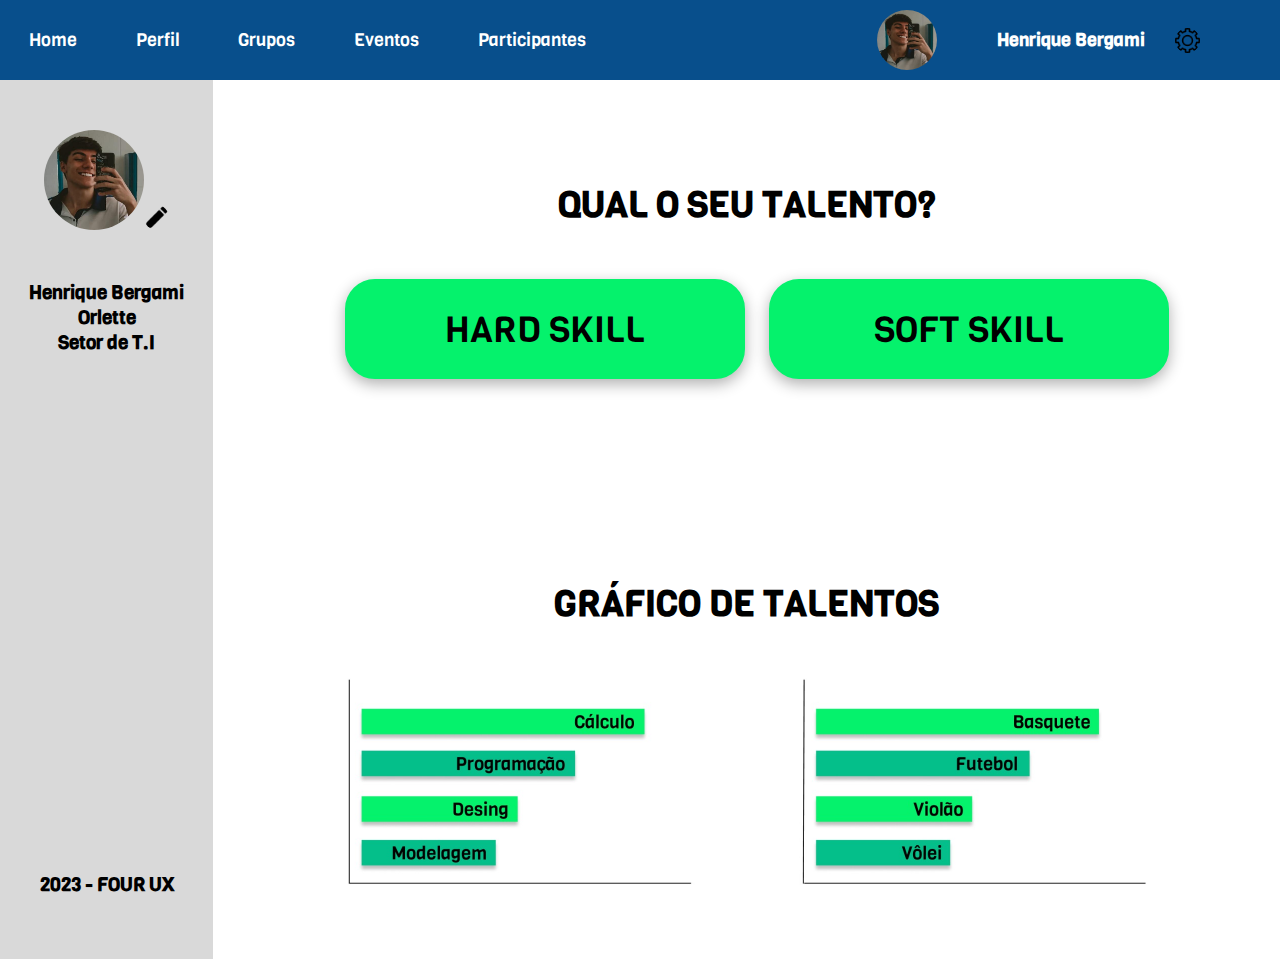
<file: index.html>
<!DOCTYPE html>
<html lang="en">
<head>
    <link rel="preconnect" href="https://fonts.googleapis.com">
    <link rel="preconnect" href="https://fonts.gstatic.com" crossorigin>
    <link href="https://fonts.googleapis.com/css2?family=Viga&display=swap" rel="stylesheet">
    <link rel="stylesheet" href="index.css">
    <meta charset="UTF-8">
    <meta name="viewport" content="width=device-width, initial-scale=1.0">
    <title>Banco de Talentos</title>
</head>
<body>

    <section id="nav">
        <div id="barra">
            <ul>
                <li><a href="index.html">Home</a></li>
                <li><a href="perfil.html">Perfil</a></li>
                <li><a href="grupos.html">Grupos</a></li>
                <li><a href="eventos.html">Eventos</a></li>
                <li><a href="participantes.html">Participantes</a></li>
            </ul>
        </div>

        <div id="perfil">
            <img id="foto" src="riqueperfil.png.jpg" alt="Foto de Perfil"><a href=""></a></img>

            <h3><a href="perfil.html">Henrique Bergami</a></h3>

            <img class="icon" src="engrenagem.png" alt=""><a href=""></a></img>

        </div>

    </section>

    <main>
        <section id="perfil_lateral">
            <div id="perfil_lateral_top">
                <img id="foto2" src="riqueperfil.png.jpg" alt=""><a href=""></a></img>
                <img class="icon" src="lapis.png" alt=""><a href="perfil.html"></a></img>
            </div>

            <div id="perfil_lateral_bot">
                <h3>Henrique Bergami Orlette</h3>
                <h3>Setor de T.I</h3>
            </div>

            <h3 id="direitos">2023 - FOUR UX</h3>

    
        </section>
    
        <section id="main">

            <h1>QUAL O SEU TALENTO?</h1>
            
            <div id="botoes">
                <button class="skill" onclick="redirecionar()">HARD SKILL</button>

                <button class="skill" onclick="redirecionar()">SOFT SKILL</button>
            </div>

            <h1>GRÁFICO DE TALENTOS</h1>

            <img src="grafico.jpeg" alt="">

        </section>
    </main>    
    
    <script src="index.js"></script>
</body>

</html>
</file>
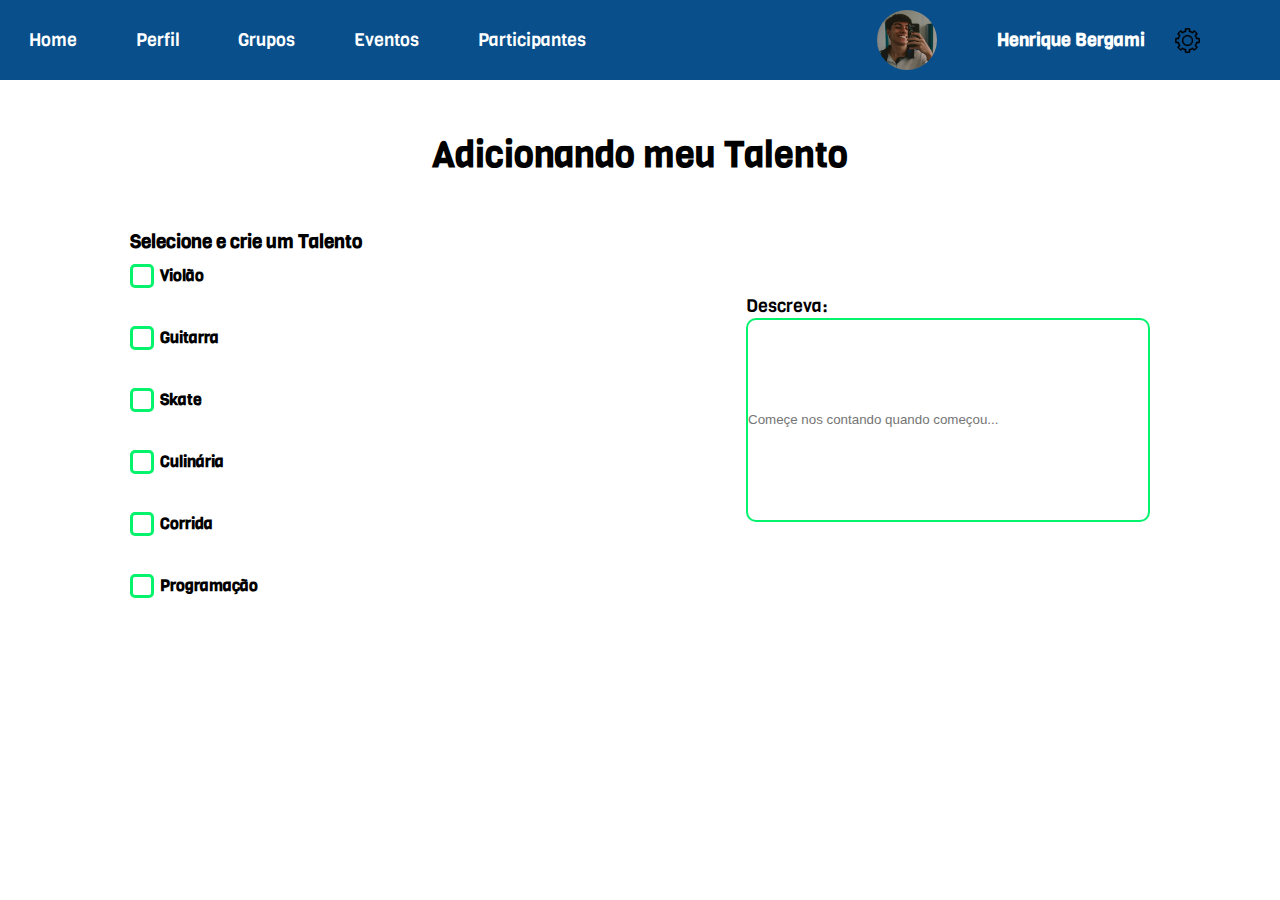
<file: criartalento.html>
<!DOCTYPE html>
<html lang="en">
<head>
    <link rel="preconnect" href="https://fonts.googleapis.com">
    <link rel="preconnect" href="https://fonts.gstatic.com" crossorigin>
    <link href="https://fonts.googleapis.com/css2?family=Viga&display=swap" rel="stylesheet">
    <link rel="stylesheet" href="criartalento.css">
    <meta charset="UTF-8">
    <meta name="viewport" content="width=device-width, initial-scale=1.0">
    <title>Banco de Talentos</title>
</head>
<body>

    <section id="nav">
        <div id="barra">
            <ul>
                <li><a href="index.html">Home</a></li>
                <li><a href="perfil.html">Perfil</a></li>
                <li><a href="grupos.html">Grupos</a></li>
                <li><a href="eventos.html">Eventos</a></li>
                <li><a href="participantes.html">Participantes</a></li>
            </ul>
        </div>

        <div id="perfil">
            <img id="foto" src="riqueperfil.png.jpg" alt="Foto de Perfil"><a href=""></a></img>

            <h3>Henrique Bergami</h3>

            <img class="icon" src="engrenagem.png" alt=""><a href=""></a></img>

        </div>

    </section>

    <section id="main">
        <div id="título">
            <h1>Adicionando meu Talento</h1>
        </div>

        <div id="bottom">
            <div id="esquerda">
                <h3>Selecione e crie um Talento</h3>

                <label class="checkbox-btn">
                    <label for="checkbox"><h3>Violão</h3></label>
                    <input id="checkbox" type="checkbox">
                    <span class="checkmark"></span>
                </label>

                <label class="checkbox-btn">
                    <label for="checkbox"><h3>Guitarra</h3></label>
                    <input id="checkbox" type="checkbox">
                    <span class="checkmark"></span>
                </label>

                <label class="checkbox-btn">
                    <label for="checkbox"><h3>Skate</h3></label>
                    <input id="checkbox" type="checkbox">
                    <span class="checkmark"></span>
                </label>

                <label class="checkbox-btn">
                    <label for="checkbox"><h3>Culinária</h3></label>
                    <input id="checkbox" type="checkbox">
                    <span class="checkmark"></span>
                </label>

                <label class="checkbox-btn">
                    <label for="checkbox"><h3>Corrida</h3></label>
                    <input id="checkbox" type="checkbox">
                    <span class="checkmark"></span>
                </label>

                <label class="checkbox-btn">
                    <label for="checkbox"><h3>Programação</h3></label>
                    <input id="checkbox" type="checkbox">
                    <span class="checkmark"></span>
                </label>
            </div>

            <div id="direita">
                <label for="input">Descreva:</label>
                <input placeholder="Começe nos contando quando começou...">
            </div>
        </div>

    </section>
</file>
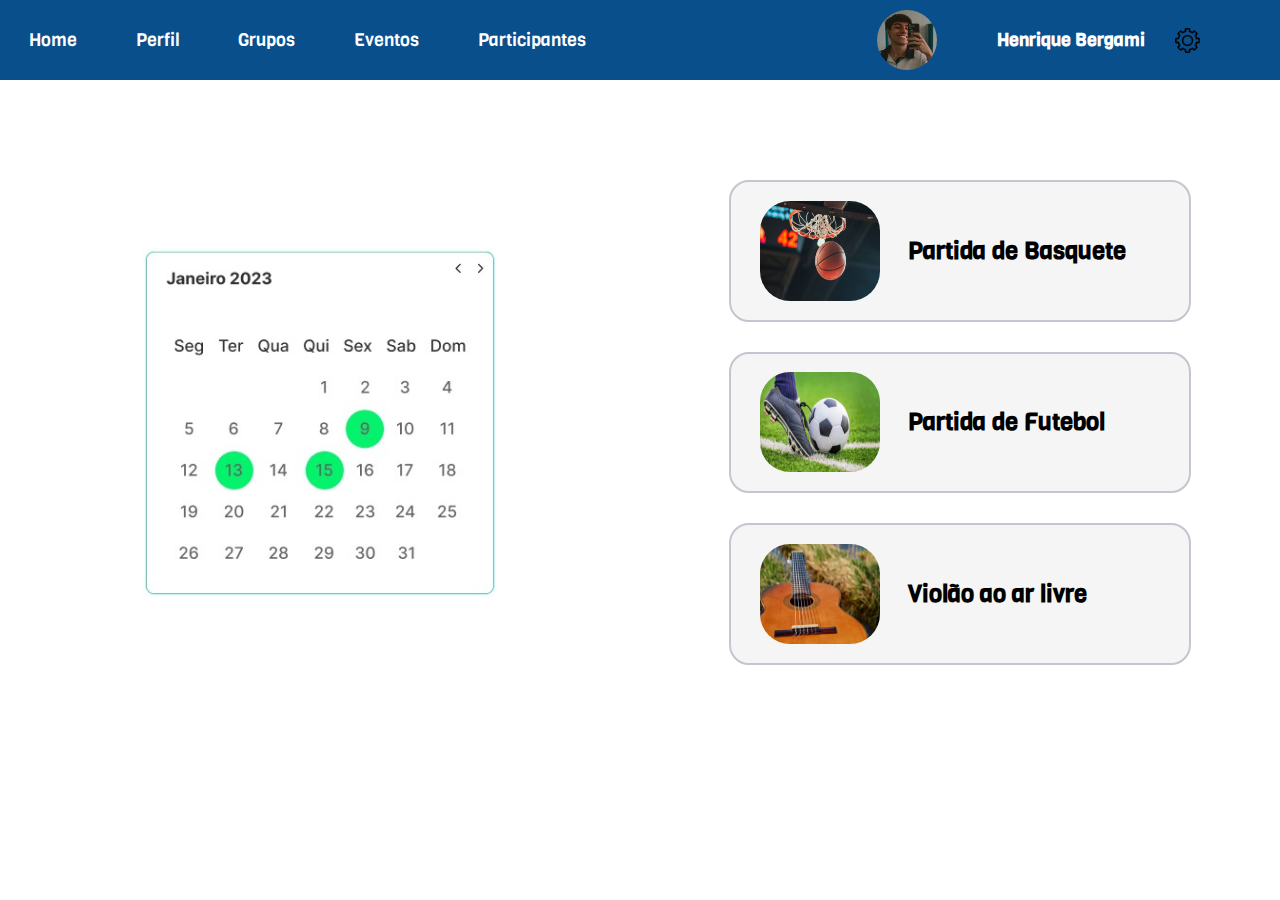
<file: eventos.html>
<!DOCTYPE html>
<html lang="en">
<head>
    <link rel="preconnect" href="https://fonts.googleapis.com">
    <link rel="preconnect" href="https://fonts.gstatic.com" crossorigin>
    <link href="https://fonts.googleapis.com/css2?family=Viga&display=swap" rel="stylesheet">
    <link rel="stylesheet" href="eventos.css">
    <meta charset="UTF-8">
    <meta name="viewport" content="width=device-width, initial-scale=1.0">
    <title>Banco de Talentos</title>
</head>
<body>

    <section id="nav">
        <div id="barra">
            <ul>
                <li><a href="index.html">Home</a></li>
                <li><a href="perfil.html">Perfil</a></li>
                <li><a href="grupos.html">Grupos</a></li>
                <li><a href="eventos.html">Eventos</a></li>
                <li><a href="participantes.html">Participantes</a></li>
            </ul>
        </div>

        <div id="perfil">
            <img id="foto" src="riqueperfil.png.jpg" alt="Foto de Perfil"><a href=""></a></img>

            <h3>Henrique Bergami</h3>

            <img class="icon" src="engrenagem.png" alt=""><a href=""></a></img>

        </div>

    </section>

    <section id="main">
        <div id="esquerda">
            <img src="calendarioeventos.jpeg" alt="calendário">
        </div>

        <div id="direita">
            <div class="card">
                <div class="card-details">
                    <img src="basquete.jpg" alt="">
                    <div id="text">
                        <h3 class="text-title">Partida de Basquete</h3>
                    </div>
                </div>
                <button class="card-button">Mais informação</button>
              </div>
    
              
              <div class="card">
                <div class="card-details">
                    <img src="futebol.jpeg" alt="">
                    <div id="text">
                        <h3 class="text-title">Partida de Futebol</h3>
                    </div>
                </div>
                <button class="card-button">Mais informação</button>
              </div>
    
              
              <div class="card">
                <div class="card-details">
                    <img src="violao.jpg" alt="">
                    <div id="text">
                        <h3 class="text-title">Violão ao ar livre</h3>
                    </div>
                </div>
                <button class="card-button">Mais informação</button>
              </div>
        </div>
        
    </section>
</file>
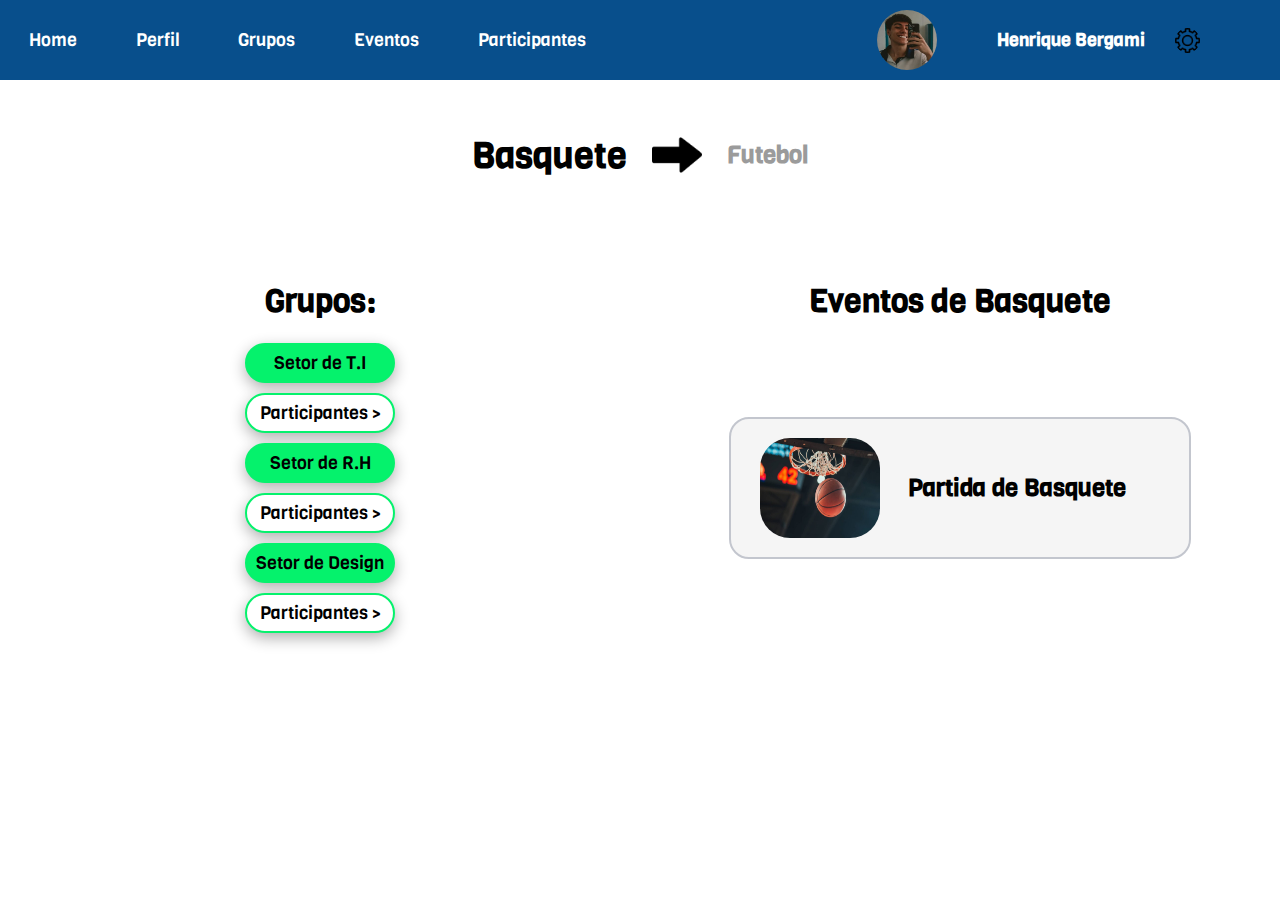
<file: grupos.html>
<!DOCTYPE html>
<html lang="en">
<head>
    <link rel="preconnect" href="https://fonts.googleapis.com">
    <link rel="preconnect" href="https://fonts.gstatic.com" crossorigin>
    <link href="https://fonts.googleapis.com/css2?family=Viga&display=swap" rel="stylesheet">
    <link rel="stylesheet" href="grupos.css">
    <meta charset="UTF-8">
    <meta name="viewport" content="width=device-width, initial-scale=1.0">
    <title>Banco de Talentos</title>
</head>
<body>

    <section id="nav">
        <div id="barra">
            <ul>
                <li><a href="index.html">Home</a></li>
                <li><a href="perfil.html">Perfil</a></li>
                <li><a href="grupos.html">Grupos</a></li>
                <li><a href="eventos.html">Eventos</a></li>
                <li><a href="participantes.html">Participantes</a></li>
            </ul>
        </div>

        <div id="perfil">
            <img id="foto" src="riqueperfil.png.jpg" alt="Foto de Perfil"><a href=""></a></img>

            <h3>Henrique Bergami</h3>

            <img class="icon" src="engrenagem.png" alt=""><a href=""></a></img>

        </div>

    </section>

    <section id="main">
        <div id="top">
            <h1>Basquete</h1>
            <img src="seta.png" alt="seta">
            <h3>Futebol</h3>
        </div>

        <div id="bot">
            <div id="esquerda">
                <div id="titulo">
                    <h1>Grupos:</h1>
                </div>

                <div id="botoes">
                    <button class="botao1">Setor de T.I</button>
                    <button class="botao2">Participantes ></button>
                    <button class="botao1">Setor de R.H</button>
                    <button class="botao2">Participantes ></button>
                    <button class="botao1">Setor de Design</button>
                    <button class="botao2">Participantes ></button>
                </div>
            </div>

            <div id="direita">
                <div id="titulo">
                    <h1>Eventos de Basquete</h1>
                </div>

                <div class="card">
                    <div class="card-details">
                        <img src="basquete.jpg" alt="">
                        <div id="text">
                            <h3 class="text-title">Partida de Basquete</h3>
                        </div>
                    </div>
                    <button class="card-button">Mais informação</button>
                  </div>

            </div>
        </div>
    </section>
</file>
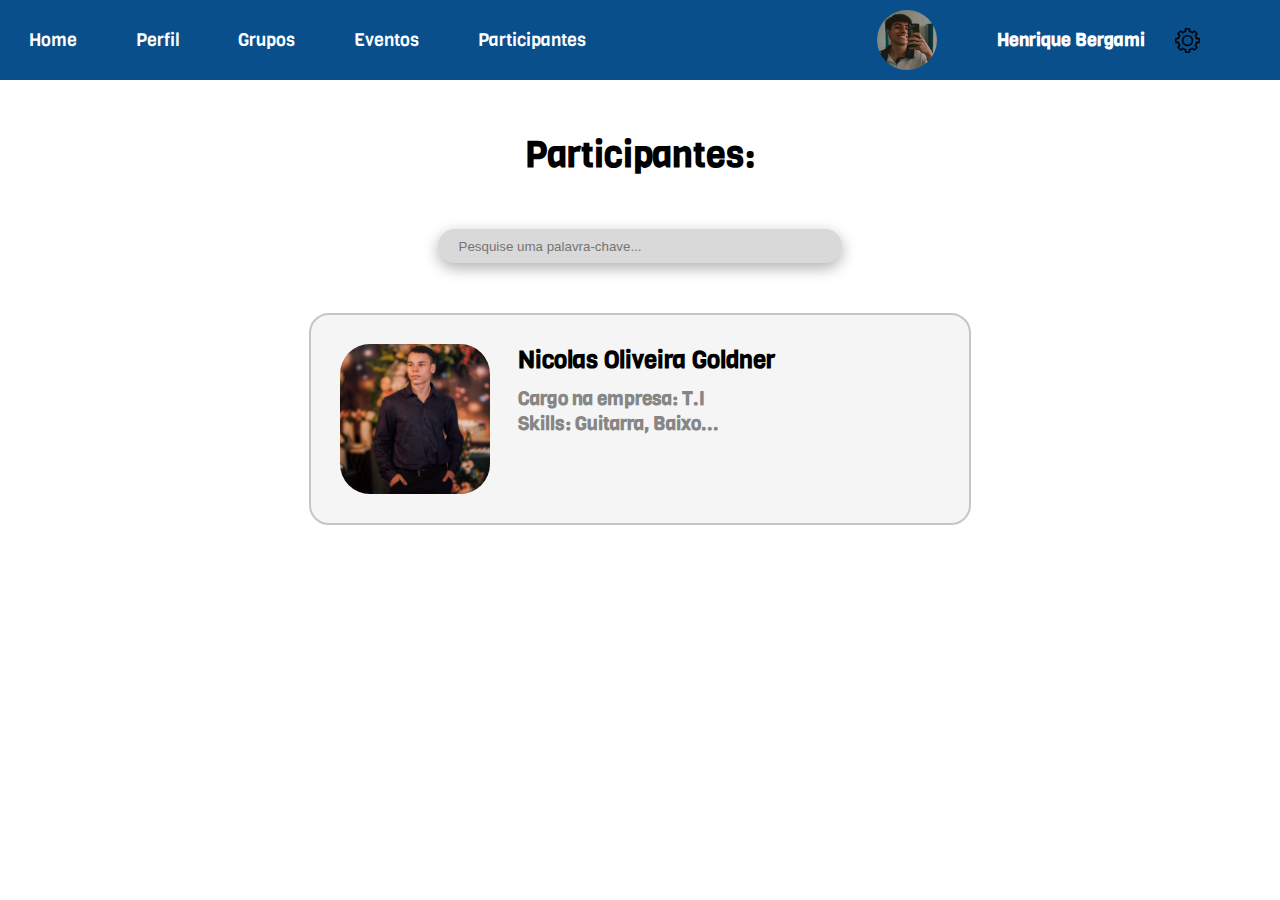
<file: participantes.html>
<!DOCTYPE html>
<html lang="en">
<head>
    <link rel="preconnect" href="https://fonts.googleapis.com">
    <link rel="preconnect" href="https://fonts.gstatic.com" crossorigin>
    <link href="https://fonts.googleapis.com/css2?family=Viga&display=swap" rel="stylesheet">
    <link rel="stylesheet" href="participantes.css">
    <meta charset="UTF-8">
    <meta name="viewport" content="width=device-width, initial-scale=1.0">
    <title>Banco de Talentos</title>
</head>

<body>
    <section id="nav">
        <div id="barra">
            <ul>
                <li><a href="index.html">Home</a></li>
                <li><a href="perfil.html">Perfil</a></li>
                <li><a href="grupos.html">Grupos</a></li>
                <li><a href="eventos.html">Eventos</a></li>
                <li><a href="participantes.html">Participantes</a></li>
            </ul>
        </div>

        <div id="perfil">
            <img id="foto" src="riqueperfil.png.jpg" alt="Foto de Perfil"><a href=""></a></img>

            <h3>Henrique Bergami</h3>

            <img class="icon" src="engrenagem.png" alt=""><a href=""></a></img>

        </div>

    </section>

    <section id="main">
        <h1>Participantes:</h1>
        <input type="text" placeholder="     Pesquise uma palavra-chave...">

        <div class="card">
            <div class="card-details">
                <img src="nicolasd.jpg" alt="">
                <div id="text">
                    <h3 class="text-title">Nicolas Oliveira Goldner</h3>
                    <h3 class="text-body">Cargo na empresa: T.I <br>
                    Skills: Guitarra, Baixo...</h3>
                </div>
            </div>
            <button class="card-button" onclick="redirecionar2()">Mais informação</button>
          </div>
    </section>

    <script src="index.js"></script>

</body>
</file>
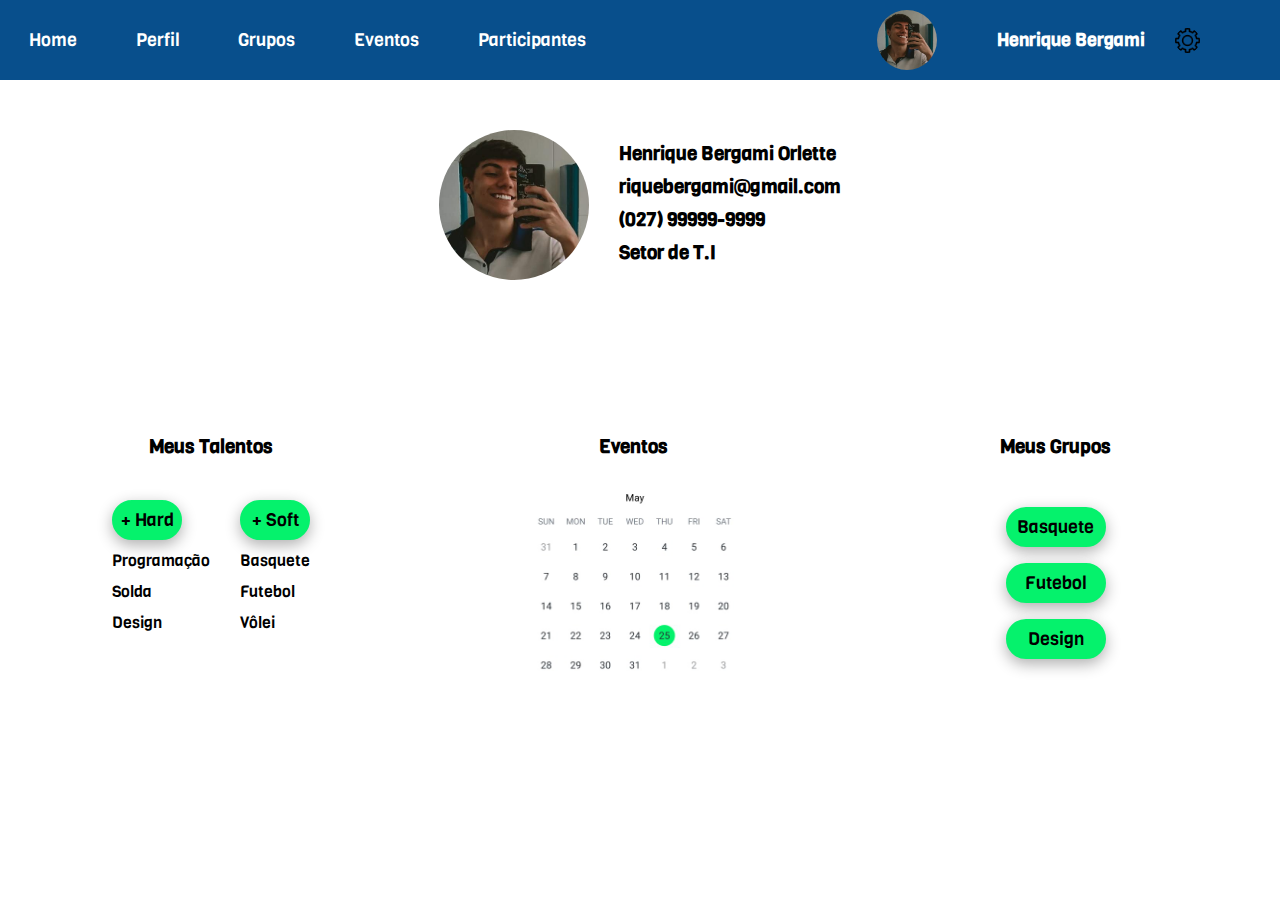
<file: perfil.html>
<!DOCTYPE html>
<html lang="en">
<head>
    <link rel="preconnect" href="https://fonts.googleapis.com">
    <link rel="preconnect" href="https://fonts.gstatic.com" crossorigin>
    <link href="https://fonts.googleapis.com/css2?family=Viga&display=swap" rel="stylesheet">
    <link rel="stylesheet" href="perfil.css">
    <meta charset="UTF-8">
    <meta name="viewport" content="width=device-width, initial-scale=1.0">
    <title>Banco de Talentos</title>
</head>
<body>

    <section id="nav">
        <div id="barra">
            <ul>
                <li><a href="index.html">Home</a></li>
                <li><a href="perfil.html">Perfil</a></li>
                <li><a href="grupos.html">Grupos</a></li>
                <li><a href="eventos.html">Eventos</a></li>
                <li><a href="participantes.html">Participantes</a></li>
            </ul>
        </div>

        <div id="perfil">
            <img id="foto" src="riqueperfil.png.jpg" alt="Foto de Perfil"><a href=""></a></img>

            <h3>Henrique Bergami</h3>

            <img class="icon" src="engrenagem.png" alt=""><a href=""></a></img>

        </div>

    </section>

    <section id="top">
        <div id="esquerda">
            <img id="fotoperfil" src="riqueperfil.png.jpg" alt="foto">
        </div>

        <div id="direita">
            <ul>
                <li>
                    <h3>Henrique Bergami Orlette</h3>
                </li>
                <li>
                    <h3>riquebergami@gmail.com</h3>
                </li>
                <li>
                    <h3>(027) 99999-9999</h3>
                </li>
                <li>
                    <h3>Setor de T.I</h3>
                </li>
            </ul>

        </div>

    </section>

    <section id="bot">

        <div id="meustalentos">
            <div id="titulo">
                <h3> Meus Talentos</h3>
            </div>

            <div id="talentos">
                <div class="talentos">
                    <button onclick="redirecionar()">+ Hard</button>
                    <ul>
                        <li>Programação</li>
                        <li>Solda</li>
                        <li>Design</li>
                    </ul>
                </div>
    
                <div class="talentos">
                    <button onclick="redirecionar()">+ Soft</button>
                    <ul>
                        <li>Basquete</li>
                        <li>Futebol</li>
                        <li>Vôlei</li>
                    </ul>
                </div>
            </div>

        </div>

        <div id="eventos">
            <div id="titulo">
                <h3>Eventos</h3>
            </div>

            <div>
                <img src="calendario.jpeg" alt="">
            </div>
        </div>

        <div id="grupos">
            <div id="titulo">
                <h3>Meus Grupos</h3>
            </div>

            <div id="botões">
                <button>Basquete</button>
                <button>Futebol</button>
                <button>Design</button>
            </div>
        </div>
    
        <script src="index.js"></script>

    </section>
</file>
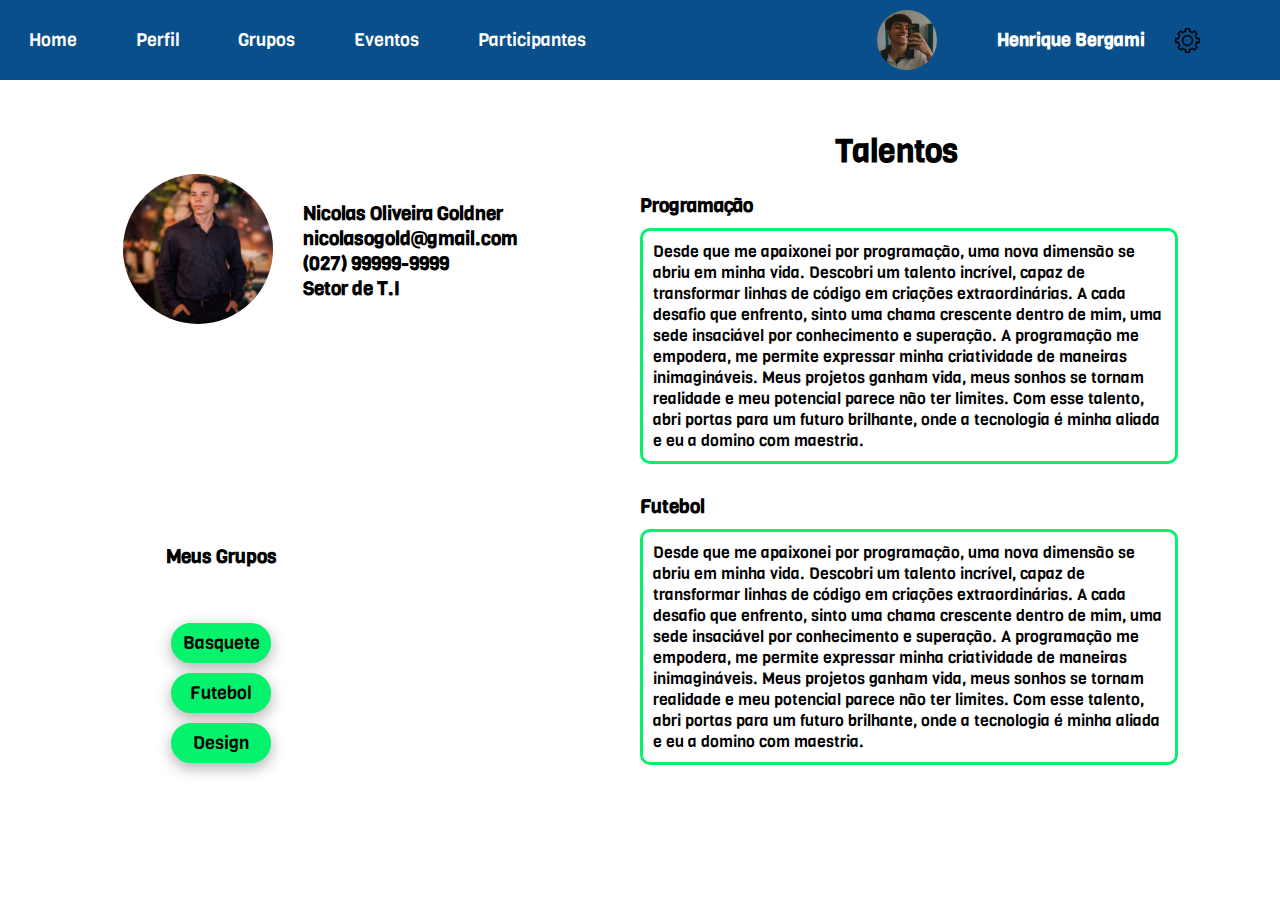
<file: perfilparticipante.html>
<!DOCTYPE html>
<html lang="en">
<head>
    <link rel="preconnect" href="https://fonts.googleapis.com">
    <link rel="preconnect" href="https://fonts.gstatic.com" crossorigin>
    <link href="https://fonts.googleapis.com/css2?family=Viga&display=swap" rel="stylesheet">
    <link rel="stylesheet" href="perfilparticipante.css">
    <meta charset="UTF-8">
    <meta name="viewport" content="width=device-width, initial-scale=1.0">
    <title>Banco de Talentos</title>
</head>
<body>

    <section id="nav">
        <div id="barra">
            <ul>
                <li><a href="index.html">Home</a></li>
                <li><a href="perfil.html">Perfil</a></li>
                <li><a href="grupos.html">Grupos</a></li>
                <li><a href="eventos.html">Eventos</a></li>
                <li><a href="participantes.html">Participantes</a></li>
            </ul>
        </div>

        <div id="perfil">
            <img id="foto" src="riqueperfil.png.jpg" alt="Foto de Perfil"><a href=""></a></img>

            <h3>Henrique Bergami</h3>

            <img class="icon" src="engrenagem.png" alt=""><a href=""></a></img>

        </div>

    </section>

    <section id="main">
        <div id="esquerdo">
            <div id="esquerda_cima">
                <div id="esquerda">
                    <img id="fotoperfil" src="nicolasd.jpg" alt="foto">
                </div>
        
                <div id="direita">
                    <ul>
                        <li>
                            <h3>Nicolas Oliveira Goldner</h3>
                        </li>
                        <li>
                            <h3>nicolasogold@gmail.com</h3>
                        </li>
                        <li>
                            <h3>(027) 99999-9999</h3>
                        </li>
                        <li>
                            <h3>Setor de T.I</h3>
                        </li>
                    </ul>
        
                </div>
            </div>
    
            <div id="esquerda_baixo">
                <div id="título">
                    <h3>Meus Grupos</h3>
                </div>
    
                <div id="botões">
                    <button>Basquete</button>
                    <button>Futebol</button>
                    <button>Design</button>
                </div>
            </div>
        </div>

        <div id="direito">
            <div id="titulo">
                <h1>Talentos</h1>
            </div>

            <div id="talentos">
                <h3>Programação</h3>

                <p class="paragrafo-com-borda">Desde que me apaixonei por programação, uma nova dimensão se abriu em minha vida. Descobri um talento incrível, capaz de transformar linhas de código em criações extraordinárias. A cada desafio que enfrento, sinto uma chama crescente dentro de mim, uma sede insaciável por conhecimento e superação. A programação me empodera, me permite expressar minha criatividade de maneiras inimagináveis. Meus projetos ganham vida, meus sonhos se tornam realidade e meu potencial parece não ter limites. Com esse talento, abri portas para um futuro brilhante, onde a tecnologia é minha aliada e eu a domino com maestria.</p>

                <h3>Futebol</h3>
                <p class="paragrafo-com-borda">Desde que me apaixonei por programação, uma nova dimensão se abriu em minha vida. Descobri um talento incrível, capaz de transformar linhas de código em criações extraordinárias. A cada desafio que enfrento, sinto uma chama crescente dentro de mim, uma sede insaciável por conhecimento e superação. A programação me empodera, me permite expressar minha criatividade de maneiras inimagináveis. Meus projetos ganham vida, meus sonhos se tornam realidade e meu potencial parece não ter limites. Com esse talento, abri portas para um futuro brilhante, onde a tecnologia é minha aliada e eu a domino com maestria.
                </p>
            </div>
        </div>
    </section>
</body>
</file>
<file: index.css>
*{
    padding: 0;
    margin: 0;
}
html{
    height: 100%;
}
h1{
    font-family: 'Viga', sans-serif;
}
h3{
    font-family: 'Viga', sans-serif;
}

#nav{
    display: flex;
    flex-direction: row;
    background-color: #084F8C;
    height: 80px;
}

#nav ul li{
    list-style: none;
    font-family: 'Viga', sans-serif;
}

#nav ul li a{
    text-decoration: none;
    color: white;
    font-size: 18px;
}

#nav ul li a:hover{
    color: #bebebe;
    font-size: 20px;
    transition: 0.5s ease-out;
}

#barra{
    width: 50%;
}

#barra ul{
    display: flex;
    justify-content: space-around;
    align-items: center;
    height: 100%;
}

#perfil{
    display: flex;
    width: 50%;
    justify-content: right;
    align-items: center;
    gap: 30px;
    margin-right: 50px;
}

#perfil h3{
    color: white;
    font-size: 18px;
}

#foto{
    width: 60px;
    height: 60px;
    border-radius: 50%;
}

.icon{
    width: 25px;
    height: 25px;
    border-radius: 50%;
}

main{
    display: flex;
    flex-direction: row;
    width: 100%;
}

#perfil a{
    text-decoration: none;
    color: white;
}

#perfil_lateral{
    width: 20%;
    height: 829px;
    background-color: #D9D9D9;
    flex-direction: column;
    display: flex;
    align-items: center;
    padding-top: 50px;
}

#foto2{
    width: 100px;
    height: 100px;
    border-radius: 50%;
}

#perfil_lateral_top{
    display: flex;
    align-items: end;
}

#perfil_lateral_bot{
    flex-direction: column;
    margin-top: 50px;
    text-align: center;
}

#perfil_lateral_bot h3{
    display: grid;
    justify-content: center;
}

#direitos{
    position: absolute;
    bottom: 3px;
}

#main{
    display: flex;
    flex-direction: column;
    align-items: center;
    width: 100%;
}

#main h1{
    font-size: 36px;
    margin-top: 100px;
    margin-bottom: 50px;
}

#main button{
    width: 400px;
    height: 100px;
    border-radius: 30px;
    background-color: #05F26C;
    border-color: #05F26C;
    font-size: 36px;
    margin-bottom: 100px;
    margin-left: 20px;
    font-family: 'Viga', sans-serif;
    border-style: solid;
    box-shadow: 0px 5px 15px rgb(175, 175, 175);
}

#main img{
    width: 800px;
}

button:hover{
    cursor: pointer;
   }
</file>
<file: criartalento.css>
*{
    padding: 0;
    margin: 0;
}

h1{
    font-family: 'Viga', sans-serif;
}
h3{
    font-family: 'Viga', sans-serif;
}

#nav{
    display: flex;
    flex-direction: row;
    background-color: #084F8C;
    height: 80px;
}

#nav ul li{
    list-style: none;
    font-family: 'Viga', sans-serif;
}

#nav ul li a{
    text-decoration: none;
    color: white;
    font-size: 18px;
}

#nav ul li a:hover{
    color: #bebebe;
    font-size: 19px;
    transition: 0.5s ease-out;
}

#barra{
    width: 50%;
}

#barra ul{
    display: flex;
    justify-content: space-around;
    align-items: center;
    height: 100%;
}

#perfil{
    display: flex;
    width: 50%;
    justify-content: right;
    align-items: center;
    gap: 30px;
    margin-right: 50px;
}

#perfil h3{
    color: white;
    font-size: 18px;
}

#foto{
    width: 60px;
    height: 60px;
    border-radius: 50%;
}

.icon{
    width: 25px;
    height: 25px;
    border-radius: 50%;
}

#título{
    display: flex;
    justify-content: center;
    margin-top: 50px;
}

#título h1{
    font-size: 36px;
}

#bottom{
    display: flex;
    justify-content: center;
    align-items: center;
    gap: 30%;
}

#esquerda{
    display: grid;
    margin-top: 50px;
}

#esquerda h3{
    margin-bottom: 10px;
}

#direita{
    display: grid;
}

#direita input{
    width: 400px;
    height: 200px;
    border-color: #05F26C;
    border-style: solid;
    border-radius: 10px;
}

#direita label{
    font-family: 'Viga', sans-serif;
    font-size: 18px;
}

/* Customize the label (the checkbox-btn) */
.checkbox-btn {
    display: block;
    position: relative;
    padding-left: 30px;
    margin-bottom: 30px;
    cursor: pointer;
    -webkit-user-select: none;
    -moz-user-select: none;
    -ms-user-select: none;
    user-select: none;
  }
  
  /* Hide the browser's default checkbox */
  .checkbox-btn input {
    position: absolute;
    opacity: 0;
    cursor: pointer;
    height: 0;
    width: 0;
  }
  
  .checkbox-btn label {
    cursor: pointer;
    font-size: 14px;
  }
  /* Create a custom checkbox */
  .checkmark {
    position: absolute;
    top: 0;
    left: 0;
    height: 18px;
    width: 18px;
    border-radius: 5px;
    border: 3px solid #05F26C;
  }
  .checkbox-btn input:checked ~ .checkmark {
    background-color: transparent;
  }
  
  /* Create the checkmark/indicator (hidden when not checked) */
  .checkmark:after {
    content: "";
    position: absolute;
    visibility: hidden;
    opacity: 0;
    left: 4.5px;
    top: 0.5px;
    width: 7.5px;
    height: 10px;
    border: 2.5px solid #05F26C;
    border-width: 0 2.5px 2.5px 0;
    transition: .3s ease-in-out;
    -webkit-transform: rotate(45deg);
    -ms-transform: rotate(45deg);
    transform: rotate(45deg);
  }
  
  /* Show the checkmark when checked */
  .checkbox-btn input:checked ~ .checkmark:after {
    visibility: visible;
    opacity: 1;
  }

  button:hover{
    cursor: pointer;
   }
</file>
<file: eventos.css>
*{
    padding: 0;
    margin: 0;
}
html{
    height: 100%;
}
h1{
    font-family: 'Viga', sans-serif;
}
h3{
    font-family: 'Viga', sans-serif;
}

#nav{
    display: flex;
    flex-direction: row;
    background-color: #084F8C;
    height: 80px;
}

#nav ul li{
    list-style: none;
    font-family: 'Viga', sans-serif;
}

#nav ul li a{
    text-decoration: none;
    color: white;
    font-size: 18px;
}

#nav ul li a:hover{
    color: #bebebe;
    font-size: 20px;
    transition: 0.5s ease-out;
}

#barra{
    width: 50%;
}

#barra ul{
    display: flex;
    justify-content: space-around;
    align-items: center;
    height: 100%;
}

#perfil{
    display: flex;
    width: 50%;
    justify-content: right;
    align-items: center;
    gap: 30px;
    margin-right: 50px;
}

#perfil h3{
    color: white;
    font-size: 18px;
}

#foto{
    width: 60px;
    height: 60px;
    border-radius: 50%;
}

.icon{
    width: 25px;
    height: 25px;
    border-radius: 50%;
}

#main{
    display: flex;
    margin-top: 100px;
    align-items: center;

}

#direita{
    width: 50%;
    display: grid;
    justify-content: center;
    gap: 30px;
}

#esquerda{
    width: 50%;
    display: flex;
    justify-content: center;
}

#esquerda img{
    height: 350px;
}

.card {
    width: 400px;
    height: 80px;
    border-radius: 20px;
    background: #f5f5f5;
    position: relative;
    padding: 1.8rem;
    border: 2px solid #c3c6ce;
    transition: 0.5s ease-out;
    overflow: visible;
   }
   
.card-details {
    color: black;
    height: 100%;
    gap: .5em;
    display: flex;
    align-items: center;
    place-content: left;
   }

.card-details img{
    border-radius: 30px;
    width: 120px;
    height: 100px;
}
   
.card-button {
    transform: translate(-50%, 125%);
    width: 60%;
    border-radius: 1rem;
    border: none;
    background-color: #05F26C;
    color: #fff;
    font-size: 1rem;
    padding: .5rem 1rem;
    position: absolute;
    left: 50%;
    bottom: 0;
    opacity: 0;
    transition: 0.3s ease-out;
    font-family: 'Viga', sans-serif;
   }

#text{
    margin-left: 20px;
}
   
.text-title {
    font-size: 1.5em;
    font-weight: bold;
   }
   
   .card:hover {
    border-color: #05F26C;
    box-shadow: 0 4px 18px 0 rgba(0, 0, 0, 0.25);
   }
   
   .card:hover .card-button {
    transform: translate(-50%, 50%);
    opacity: 1;
    width: 300px;
   }

   button:hover{
    cursor: pointer;
   }
</file>
<file: grupos.css>
*{
    padding: 0;
    margin: 0;
}

h1{
    font-family: 'Viga', sans-serif;
}
h3{
    font-family: 'Viga', sans-serif;
}

#nav{
    display: flex;
    flex-direction: row;
    background-color: #084F8C;
    height: 80px;
}

#nav ul li{
    list-style: none;
    font-family: 'Viga', sans-serif;
}

#nav ul li a{
    text-decoration: none;
    color: white;
    font-size: 18px;
}

#nav ul li a:hover{
    color: #bebebe;
    font-size: 19px;
    transition: 0.5s ease-out;
}

#barra{
    width: 50%;
}

#barra ul{
    display: flex;
    justify-content: space-around;
    align-items: center;
    height: 100%;
}

#perfil{
    display: flex;
    width: 50%;
    justify-content: right;
    align-items: center;
    gap: 30px;
    margin-right: 50px;
}

#perfil h3{
    color: white;
    font-size: 18px;
}

#foto{
    width: 60px;
    height: 60px;
    border-radius: 50%;
}

.icon{
    width: 25px;
    height: 25px;
    border-radius: 50%;
}

#top{
    display: flex;
    align-items: center;
    width: 100%;
    justify-content: center;
    margin-top: 50px;
    margin-bottom: 100px;
    gap: 25px;
}

#top h1{
    font-size: 36px;
}

#top h3{
    font-size: 24px;
    color: rgb(155, 155, 155);
}

#top img{
    width: 50px;
}

#esquerda{
    display: grid;
    align-items: center;
    width: 50%;
    justify-content: center;

}

#titulo{
    display: flex;
    justify-content: center;
    margin-bottom: 20px;
}

#botoes{
    display: grid;
    gap: 10px;
}

.botao1{
    width: 150px;
    height: 40px;
    border-radius: 30px;
    background-color: #05F26C;
    border-color: #05F26C;
    font-size: 18px;
    font-family: 'Viga', sans-serif;
    border-style: solid;
    box-shadow: 0px 5px 15px rgb(175, 175, 175);
}

.botao2{
    width: 150px;
    height: 40px;
    border-radius: 30px;
    background-color: #ffffff;
    border-color: #05F26C;
    font-size: 18px;
    font-family: 'Viga', sans-serif;
    border-style: solid;
    box-shadow: 0px 5px 15px rgb(175, 175, 175);
}

#bot{
    display: flex;
}

#direita{
    display: grid;
    width: 50%;
    justify-content: center;
}

.card {
    width: 400px;
    height: 80px;
    border-radius: 20px;
    background: #f5f5f5;
    position: relative;
    padding: 1.8rem;
    border: 2px solid #c3c6ce;
    transition: 0.5s ease-out;
    overflow: visible;
   }
   
.card-details {
    color: black;
    height: 100%;
    gap: .5em;
    display: flex;
    align-items: center;
    place-content: left;
   }

.card-details img{
    border-radius: 30px;
    width: 120px;
    height: 100px;
}
   
.card-button {
    transform: translate(-50%, 125%);
    width: 60%;
    border-radius: 1rem;
    border: none;
    background-color: #05F26C;
    color: #fff;
    font-size: 1rem;
    padding: .5rem 1rem;
    position: absolute;
    left: 50%;
    bottom: 0;
    opacity: 0;
    transition: 0.3s ease-out;
    font-family: 'Viga', sans-serif;
   }

#text{
    margin-left: 20px;
}
   
.text-title {
    font-size: 1.5em;
    font-weight: bold;
   }
   
   .card:hover {
    border-color: #05F26C;
    box-shadow: 0 4px 18px 0 rgba(0, 0, 0, 0.25);
   }
   
   .card:hover .card-button {
    transform: translate(-50%, 50%);
    opacity: 1;
    width: 300px;
   }

   button:hover{
    cursor: pointer;
   }
</file>
<file: participantes.css>
*{
    padding: 0;
    margin: 0;
}

h1{
    font-family: 'Viga', sans-serif;
}
h3{
    font-family: 'Viga', sans-serif;
}

#nav{
    display: flex;
    flex-direction: row;
    background-color: #084F8C;
    height: 80px;
}

#nav ul li{
    list-style: none;
    font-family: 'Viga', sans-serif;
}

#nav ul li a{
    text-decoration: none;
    color: white;
    font-size: 18px;
}

#nav ul li a:hover{
    color: #bebebe;
    font-size: 19px;
    transition: 0.5s ease-out;
}

#barra{
    width: 50%;
}

#barra ul{
    display: flex;
    justify-content: space-around;
    align-items: center;
    height: 100%;
}

#perfil{
    display: flex;
    width: 50%;
    justify-content: right;
    align-items: center;
    gap: 30px;
    margin-right: 50px;
}

#perfil h3{
    color: white;
    font-size: 18px;
}

#foto{
    width: 60px;
    height: 60px;
    border-radius: 50%;
}

.icon{
    width: 25px;
    height: 25px;
    border-radius: 50%;
}

#main{
    display: flex;
    flex-direction: column;
    align-items: center;
    justify-content: center;
    margin-top: 50px;
    gap: 50px;
    margin-left: 10vw;
    margin-right: 10vw;
}

#main h1{
    font-size: 36px;
}

#main input{
    border-radius: 30px;
    border-style: solid;
    background-color: #D9D9D9;
    border-color: #D9D9D9;
    box-shadow: 0px 5px 15px rgb(175, 175, 175);
    width: 400px;
    height: 30px;
}

.card {
    width: 600px;
    height: 150px;
    border-radius: 20px;
    background: #f5f5f5;
    position: relative;
    padding: 1.8rem;
    border: 2px solid #c3c6ce;
    transition: 0.5s ease-out;
    overflow: visible;
   }
   
.card-details {
    color: black;
    height: 100%;
    gap: .5em;
    display: flex;
    place-content: left;
   }

.card-details img{
    border-radius: 30px;
}
   
.card-button {
    transform: translate(-50%, 125%);
    width: 60%;
    border-radius: 1rem;
    border: none;
    background-color: #05F26C;
    color: #fff;
    font-size: 1rem;
    padding: .5rem 1rem;
    position: absolute;
    left: 50%;
    bottom: 0;
    opacity: 0;
    transition: 0.3s ease-out;
    font-family: 'Viga', sans-serif;
   }

#text{
    margin-left: 20px;
}
   
.text-body {
    color: rgb(134, 134, 134);
   }

.text-body p{
    font-size: 60px;
}
   
   
.text-title {
    font-size: 1.5em;
    font-weight: bold;
    margin-bottom: 10px;
   }
   
   /*Hover*/
   .card:hover {
    border-color: #05F26C;
    box-shadow: 0 4px 18px 0 rgba(0, 0, 0, 0.25);
   }
   
   .card:hover .card-button {
    transform: translate(-50%, 50%);
    opacity: 1;
    width: 300px;
   }

   button:hover{
    cursor: pointer;
   }
</file>
<file: perfil.css>
*{
    padding: 0;
    margin: 0;
}

h1{
    font-family: 'Viga', sans-serif;
}
h3{
    font-family: 'Viga', sans-serif;
}

#nav{
    display: flex;
    flex-direction: row;
    background-color: #084F8C;
    height: 80px;
}

#nav ul li{
    list-style: none;
    font-family: 'Viga', sans-serif;
}

#nav ul li a{
    text-decoration: none;
    color: white;
    font-size: 18px;
}

#nav ul li a:hover{
    color: #bebebe;
    font-size: 19px;
    transition: 0.5s ease-out;
}

#barra{
    width: 50%;
}

#barra ul{
    display: flex;
    justify-content: space-around;
    align-items: center;
    height: 100%;
}

#perfil{
    display: flex;
    width: 50%;
    justify-content: right;
    align-items: center;
    gap: 30px;
    margin-right: 50px;
}

#perfil h3{
    color: white;
    font-size: 18px;
}

#foto{
    width: 60px;
    height: 60px;
    border-radius: 50%;
}

.icon{
    width: 25px;
    height: 25px;
    border-radius: 50%;
}

#top{
    display: flex;
    justify-content: center;
    align-items: center;
    margin-top: 50px;
    margin-bottom: 150px;
    gap: 30px;
}

#fotoperfil{
    width: 150px;
    border-radius: 50%;
}

#direita ul{
    list-style: none;
}

#direita ul li{
    margin-bottom: 8px;
}

#bot{
    display: flex;
}

#bot ul{
    list-style: none;
}

#meustalentos{
    display: grid;
    width: 33%;
    justify-content: center;
}

#meustalentos h3{
    display: flex;
    justify-content: center;
}

#meustalentos li{
    font-family: 'Viga', sans-serif;
    margin-top: 10px;
}

#talentos{
    display: flex;
    gap: 30px;
}

button{
    width: 70px;
    height: 40px;
    border-radius: 30px;
    background-color: #05F26C;
    border-color: #05F26C;
    font-size: 18px;
    font-family: 'Viga', sans-serif;
    border-style: solid;
    box-shadow: 0px 5px 15px rgb(175, 175, 175);
}

#eventos{
    display: grid;
    justify-content: center;
    align-items: center;
    width: 33%;
}

#eventos img{
    width: 200px;
}

#eventos h3{
    display: flex;
    justify-content: center;
    margin-bottom: 35px;
}

#grupos{
    display: grid;
    justify-content: center;
    width: 33%;
}

#botões{
    display: grid;
    justify-content: center;
}

#botões button{
    width: 100px;
}

button:hover{
    cursor: pointer;
   }
</file>
<file: perfilparticipante.css>
*{
    padding: 0;
    margin: 0;
}

h1{
    font-family: 'Viga', sans-serif;
}
h3{
    font-family: 'Viga', sans-serif;
}

#nav{
    display: flex;
    flex-direction: row;
    background-color: #084F8C;
    height: 80px;
}

#nav ul li{
    list-style: none;
    font-family: 'Viga', sans-serif;
}

#nav ul li a{
    text-decoration: none;
    color: white;
    font-size: 18px;
}

#nav ul li a:hover{
    color: #bebebe;
    font-size: 19px;
    transition: 0.5s ease-out;
}

#barra{
    width: 50%;
}

#barra ul{
    display: flex;
    justify-content: space-around;
    align-items: center;
    height: 100%;
}

#perfil{
    display: flex;
    width: 50%;
    justify-content: right;
    align-items: center;
    gap: 30px;
    margin-right: 50px;
}

#perfil h3{
    color: white;
    font-size: 18px;
}

#foto{
    width: 60px;
    height: 60px;
    border-radius: 50%;
}

.icon{
    width: 25px;
    height: 25px;
    border-radius: 50%;
}

#esquerdo{
    width: 50%;
    display: grid;
    justify-content: center;
}

#main{
    display: flex;
}

#esquerda_cima{
    display: flex;
    justify-content: center;
    align-items: center;
    margin-top: 50px;
    margin-bottom: 150px;
    gap: 30px;
}

#fotoperfil{
    width: 150px;
    border-radius: 50%;
}

#esquerda_cima ul{
    list-style: none;
}

#esquerda_baixo{
    width: 50%;
    display: grid;
    justify-content: center;
    align-items: center;
}

#botões{
    display: grid;
    justify-content: center;
}

#título{
    display: flex;
    justify-content: center;
    margin-bottom: 10px;
}

button{
    width: 100px;
    height: 40px;
    border-radius: 30px;
    background-color: #05F26C;
    border-color: #05F26C;
    font-size: 18px;
    font-family: 'Viga', sans-serif;
    border-style: solid;
    box-shadow: 0px 5px 15px rgb(175, 175, 175);
    margin-bottom: 10px
}

#direito{
    width: 50%;
    margin-top: 50px;
}

#direito p{
    width: 80%;
    margin-bottom: 30px;
    font-family: 'Viga', sans-serif;
}

#direito h3{
    margin-bottom: 10px;
}

#titulo{
    width: 80%;
    display: flex;
    justify-content: center;
    margin-bottom: 20px;
}

#borda{
    border: 10px #05F26C;
    padding: 10px;
}

.paragrafo-com-borda {
    border: 3px solid #05F26C;
    padding: 10px;
    border-radius: 10px;
  }

  button:hover{
    cursor: pointer;
   }
</file>
